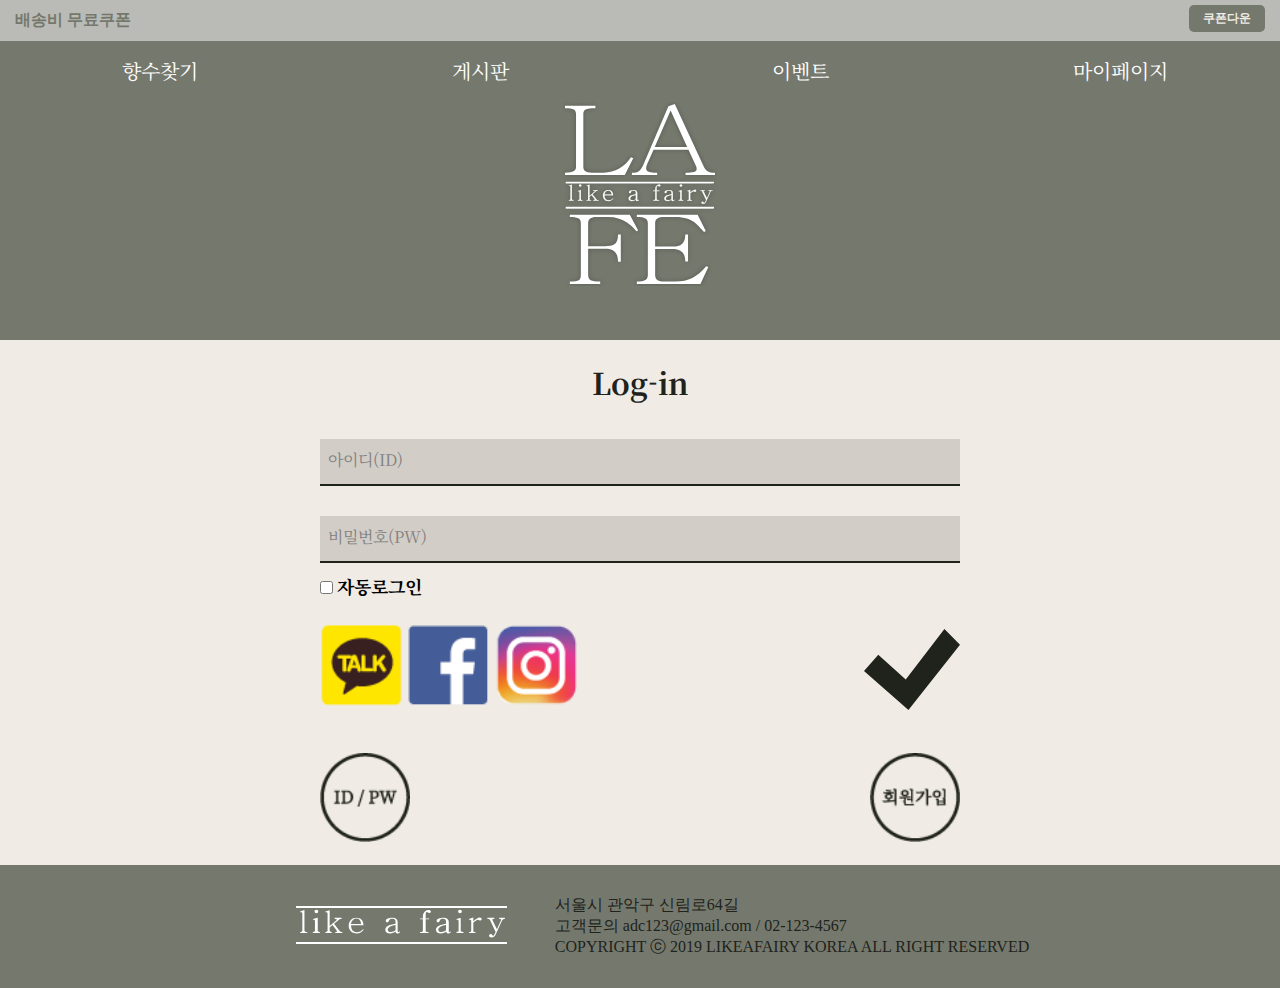
<file: login.html>
<!DOCTYPE html>
<html lang="ko">
<head>
    <meta charset="UTF-8">
    <meta name="viewport" content="width=device-width, initial-scale=1.0">
    <meta http-equiv="X-UA-Compatible" content="ie=edge">
    <meta property="og:description" content="당신이 찾던 그 향수를 찾아드립니다."/>
    <meta property="og:image" content="images/banner_main.jpg"/>
    <meta property="og:image:width" content="1200"/>
    <meta property="og:image:height" content="627"/>
    <title>LIKE A FAIRY</title>
    <!-- ====파비콘 -->
    <link rel="shortcut icon" href="images/favicon01.png">
    <link rel="apple-touch-icon-precomposed" href="images/favicon01.png">
    <!-- ====폰트 -->
    <link href="https://fonts.googleapis.com/css?family=Nanum+Gothic:400,700,800|Noto+Serif+KR:200,300,400,500,600,700,900&display=swap&subset=korean" rel="stylesheet">
    <!-- =====스크립트 -->
    <script src="js/jquery.min.js"></script>
    <script src="js/swiper.js"></script>
    <script src="js/modal_tgl_btn.js"></script>
    <!-- ====스타일 -->
    <link rel="stylesheet" href="css/reset.css">
    <link rel="stylesheet" href="css/login.css">
    
</head>
<body>
    <div id="wrap">
        <header class="header">
            <div class="header_top">
                <ul class="clearfix">
                    <li>배송비 무료쿠폰</li>
                    <li id="coupon_open">쿠폰다운</a></li>
                </ul>
            </div>
            <div class="header_bottom clearfix">
                
                    <ul id="header_menu" class="clearfix">
                        <li class="no_hover" id="close"><img src="images/logo.svg" alt="닫기"></li>
                        <li><a href="search.html">향수찾기</a></li>
                        <li><a href="mypage.html">게시판</a></li>
                        <li><a href="mypage.html">이벤트</a></li>
                        <li><a href="login.html">마이페이지</a></li>
                        <li class="no_hover"><img src="images/logo_title.svg" alt=""></li>      
                    </ul>
                <nav class="nav ">    
                    <ul id="tgl_btn">
                        <li>1</li>
                        <li>2</li>
                        <li>3</li>
                    </ul>
                </nav>
            </div>  
        </header>
        <section class="banner">
            <a href="index.html"><img src="images/logo_w.svg" alt="로고03"> </a>
        </section>
        <section class="login" class="clearfix">
            <div class="login_txt">
                <h2>Log-in</h2>
                <input id="id" type="text" placeholder="아이디(ID)">
                <input id="pw" type="password" placeholder="비밀번호(PW)" >
            </div>
            <div class="login_save">
                <input type="checkbox" id="auto_login">
                <label for="auto_login">자동로그인</label>
            </div>
            <div id="login_padding" class="clearfix">
                <div class="login_sns">
                    <a href="https://www.kakaocorp.com/"><img src="images/icon01.png" alt="카카오톡"></a>
                    <a href="https://ko-kr.facebook.com/"><img src="images/icon02.png" alt="페이스북"></a>
                    <a href="https://www.instagram.com/"><img src="images/icon03.png" alt="인스타그램"></a>
                </div>
                <div class="login_check" class="clearfix">
                    <a href="index.html"><img src="images/check.svg" alt="확인버튼"></a>
                </div>
            </div>
            <div class="login_btn" class="clearfix">
                <a href="#"><img src="images/id_pw.png" alt="아디패스워드찾기"></a>
                <a href="#"><img src="images/join.png" alt="회원가입"></a>
            </div>
        </section>
        <footer class="footer">
           <div>
                <a href="index.html">
                    <img src="images/logo_title_w.svg" alt="로고02">
                </a>
           </div>
           <div>
               <p>서울시 관악구 신림로64길<br>
            고객문의 adc123@gmail.com / 02-123-4567<br>
            COPYRIGHT ⓒ 2019 LIKEAFAIRY KOREA ALL RIGHT RESERVED</p>
        </p>
           </div>
        </footer>  
    </div>
    <!-- ====modal 시작==== -->
    <div class="container">
        <div class="modal">
           <div id="cou_d">쿠폰 다운 완료</div>
           <div id="cou_x">닫기</div>
        </div>
    </div>
    <!-- ====modal 끝==== -->
</body>
</html>
</file>
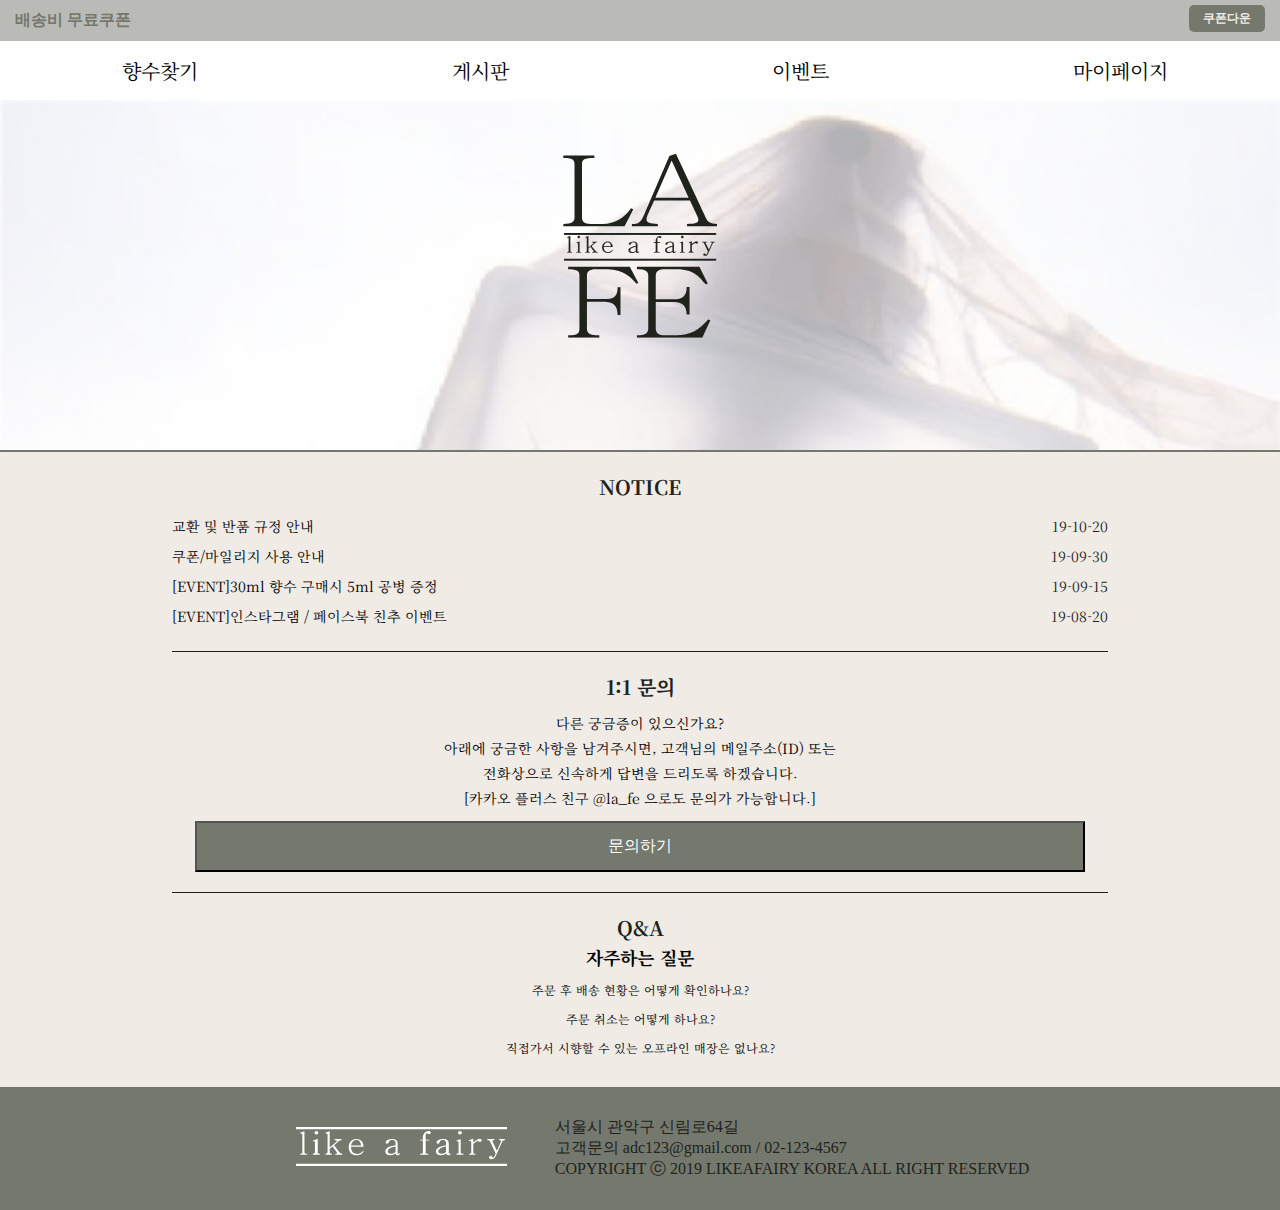
<file: mypage.html>
<!DOCTYPE html>
<html lang="ko">
<head>
    <meta charset="UTF-8">
    <meta name="viewport" content="width=device-width, initial-scale=1.0">
    <meta http-equiv="X-UA-Compatible" content="ie=edge">
    <meta property="og:description" content="당신이 찾던 그 향수를 찾아드립니다."/>
    <meta property="og:image" content="images/banner_main.jpg"/>
    <meta property="og:image:width" content="1200"/>
    <meta property="og:image:height" content="627"/>
    <title>LIKE A FAIRY</title>
    <!-- ====파비콘 -->
    <link rel="shortcut icon" href="images/favicon01.png">
    <link rel="apple-touch-icon-precomposed" href="images/favicon01.png">
    <!-- ====폰트 -->
    <link href="https://fonts.googleapis.com/css?family=Nanum+Gothic:400,700,800|Noto+Serif+KR:200,300,400,500,600,700,900&display=swap&subset=korean" rel="stylesheet">
    <!-- =====스크립트 -->
    <script src="js/jquery.min.js"></script>
    <script src="js/swiper.js"></script>
    <script src="js/modal_tgl_btn.js"></script>
    
    <!-- ====스타일 -->
    <link rel="stylesheet" href="css/reset.css">
    <link rel="stylesheet" href="css/mypage.css">
   
</head>
<body>
    <div id="wrap" class="clearfix">
        <header class="header">
            <div class="header_top">
                <ul class="clearfix">
                    <li>배송비 무료쿠폰</li>
                    <li id="coupon_open">쿠폰다운</a></li>
                </ul>
            </div>
            <div class="header_bottom">
                    
                    <ul id="header_menu" class="clearfix">
                        <li class="no_hover" id="close"><img src="images/logo.svg" alt="닫기"></li>
                        <li><a href="search.html">향수찾기</a></li>
                        <li><a href="mypage.html">게시판</a></li>
                        <li><a href="mypage.html">이벤트</a></li>
                        <li><a href="login.html">마이페이지</a></li>
                        <li class="no_hover"><img src="images/logo_title.svg" alt=""></li>
                    </ul>
                    <nav class="nav ">
                        <ul id="tgl_btn">
                            <li>1</li>
                            <li>2</li>
                            <li>3</li>
                        </ul>
                    </nav>
                 <div id="banner_resize">
                    <img src="images/banner05.jpg" alt="로고01">
        
                    <a href="index.html"><img src="images/logo.svg" alt="로고03"></a>
                </div>
            </div>
        </header>
        <section class="notice">
            <div>
                <h2>NOTICE</h2>
                <ul class="clearfix">
                    <li class="clearfix">
                        <p><a href="#">교환 및 반품 규정 안내</a></p>
                        <p>19-10-20</p>
                    </li>
                    <li class="clearfix">
                        <p><a href="#">쿠폰/마일리지 사용 안내</a></p>
                        <p>19-09-30</p>
                    </li>
                    <li class="clearfix">
                        <p><a href="#">[EVENT]30ml 향수 구매시 5ml 공병 증정</a></p>
                        <p>19-09-15</p>
                    </li>
                    <li class="clearfix">
                        <p><a href="#">[EVENT]인스타그램 / 페이스북 친추 이벤트</a></p>
                        <p>19-08-20</p>
                    </li>
                </ul>
            </div>
            <div>
                <h2>1:1 문의</h2>
                <p>다른 궁금증이 있으신가요?<br>아래에 궁금한 사항을 남겨주시면, 고객님의 메일주소(ID) 또는<br>전화상으로 신속하게 답변을 드리도록 하겠습니다.<br>[카카오 플러스 친구 @la_fe 으로도 문의가 가능합니다.]</p>
                <button>문의하기</button>
            </div>
            <div>
                <h2>Q&A</h2>
                <h3>자주하는 질문</h3>
                <p><a href="#">주문 후 배송 현황은 어떻게 확인하나요?</a></p>
                <p><a href="#">주문 취소는 어떻게 하나요?</a></p>
                <p><a href="#">직접가서 시향할 수 있는 오프라인 매장은 없나요?</a></p>
            </div>
        </section>  
        <footer class="footer">
           <div>
                <a href="index.html">
                    <img src="images/logo_title_w.svg" alt="로고02">
                </a>
           </div>
           <div>
               <p>서울시 관악구 신림로64길<br>
            고객문의 adc123@gmail.com / 02-123-4567<br>
            COPYRIGHT ⓒ 2019 LIKEAFAIRY KOREA ALL RIGHT RESERVED</p>
        </p>
           </div>
        </footer>  
    </div>
    <!-- ====modal 시작==== -->
    <div class="container">
            <div class="modal">
               <div id="cou_d">쿠폰 다운 완료</div>
               <div id="cou_x">닫기</div>
            </div>
        </div>
        <!-- ====modal 끝==== -->
</body>
</html>
</file>
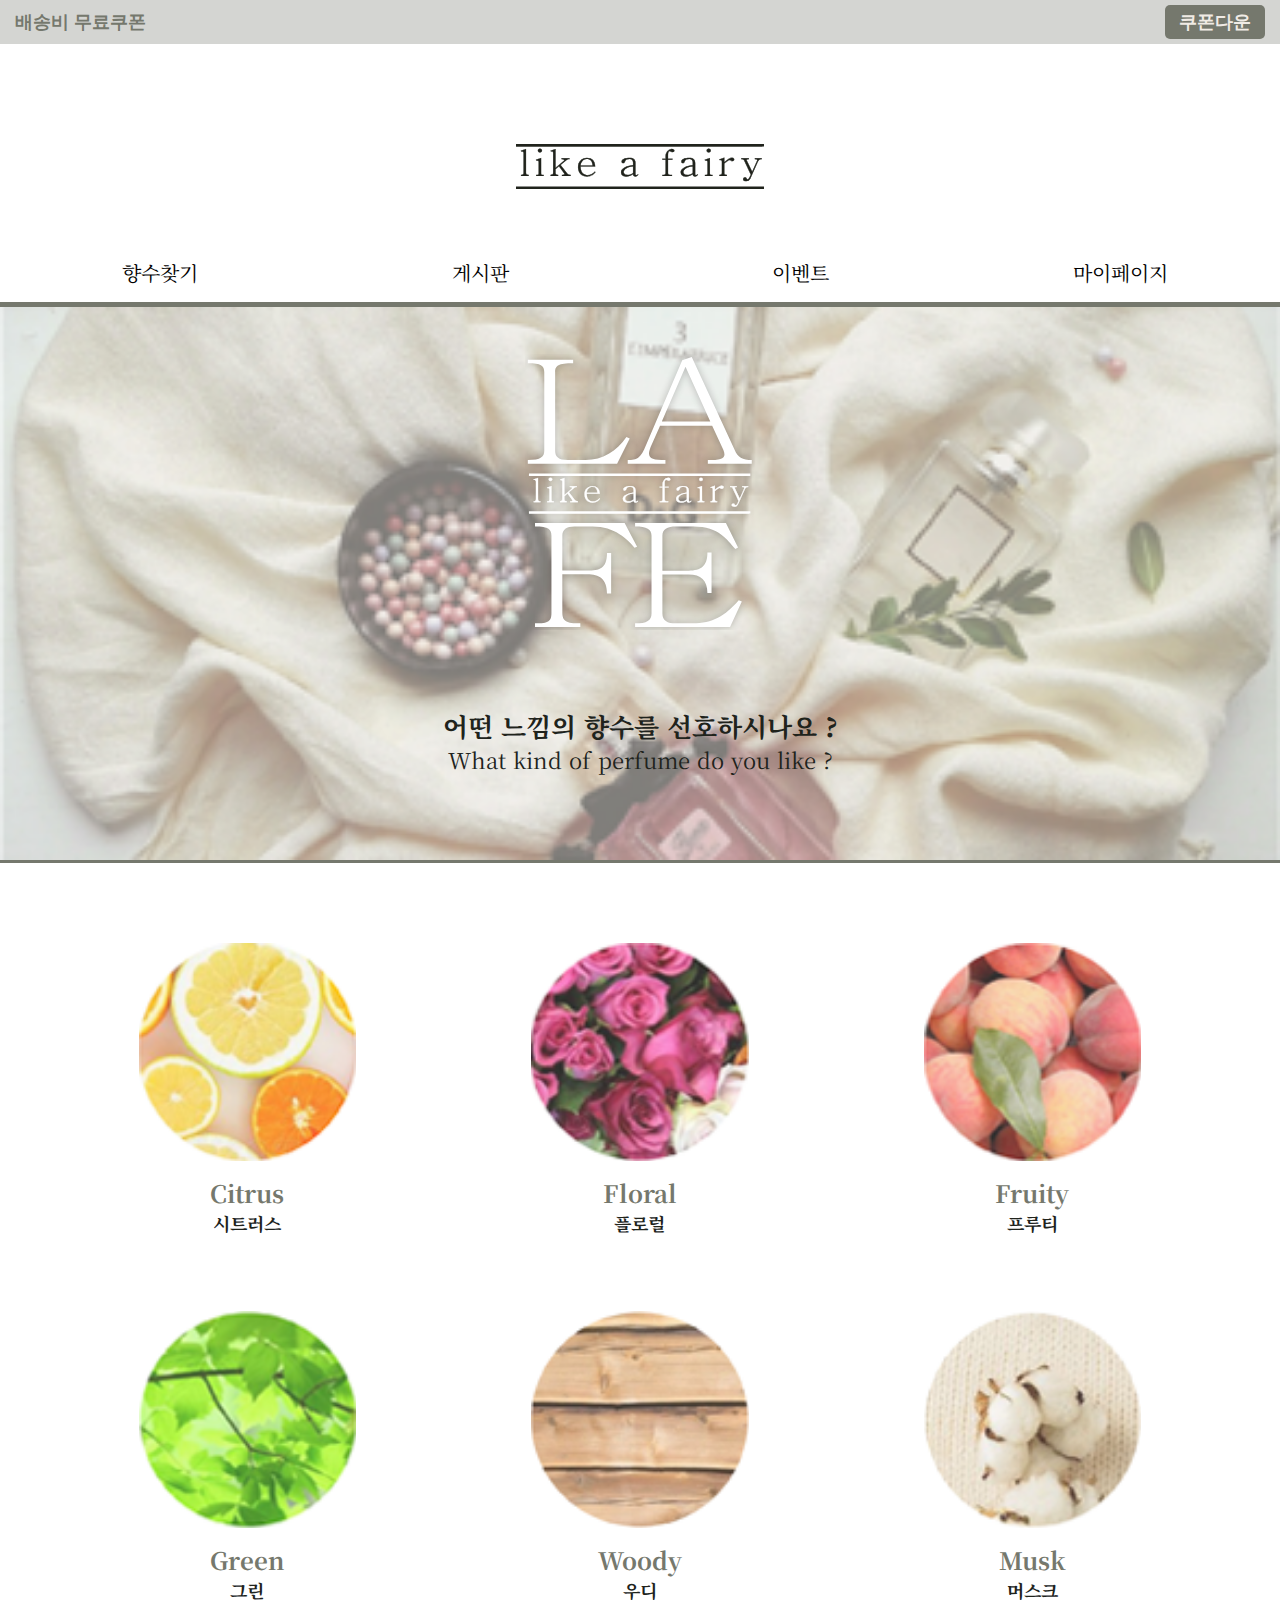
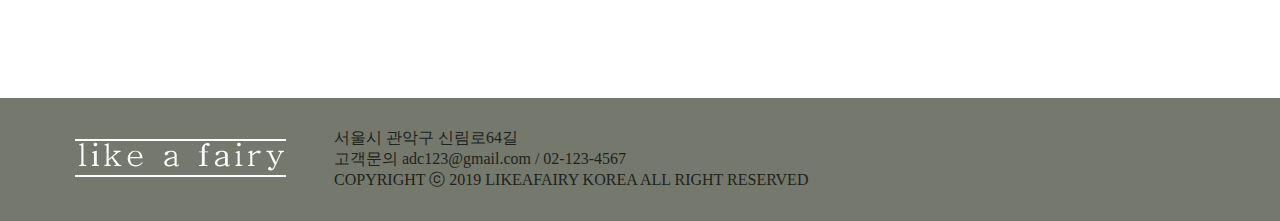
<file: search.html>
<!DOCTYPE html>
<html lang="ko">
<head>
    <meta charset="UTF-8">
    <meta name="viewport" content="width=device-width, initial-scale=1.0">
    <meta http-equiv="X-UA-Compatible" content="ie=edge">
    <meta property="og:description" content="당신이 찾던 그 향수를 찾아드립니다."/>
    <meta property="og:image" content="images/banner_main.jpg"/>
    <meta property="og:image:width" content="1200"/>
    <meta property="og:image:height" content="627"/>
    <title>LIKE A FAIRY</title>
    <!-- ====파비콘 -->
    <link rel="shortcut icon" href="images/favicon01.png">
    <link rel="apple-touch-icon-precomposed" href="images/favicon01.png">
    
    <!-- ====폰트 -->
    <link href="https://fonts.googleapis.com/css?family=Nanum+Gothic:400,700,800|Noto+Serif+KR:200,300,400,500,600,700,900&display=swap&subset=korean" rel="stylesheet">
    
    <!-- =====스크립트 -->
    <script src="js/jquery.min.js"></script>
    <script src="js/modal_tgl_btn_search.js"></script>
    <script src="js/search.js"></script>

    <!-- ====스타일 -->
    <link rel="stylesheet" href="css/reset.css">
    <link rel="stylesheet" href="css/swiper.css">
    <link rel="stylesheet" href="css/search.css">
    
</head>
<body>
    <div id="wrap" class="clearfix">
            <header class="header">
                <div class="header_top">
                    <ul class="clearfix">
                        <li class="notice_sns_txt">배송비 무료쿠폰</li>
                        <li class="notice_sns_txt" id="coupon_open">쿠폰다운</li>
                    </ul>
                </div>
                <div class="header_bottom clearfix">
                    <div class="logo"><a href="index.html"><img src="images/logo_title.svg" alt="로고"></a></div>
                    <ul id="header_menu" class="clearfix">
                        <li class="no_hover" id="close"><img src="images/logo.svg" alt="닫기"></li>
                        <li><a href="search.html">향수찾기</a></li>
                        <li><a href="mypage.html">게시판</a></li>
                        <li><a href="mypage.html">이벤트</a></li>
                        <li><a href="login.html">마이페이지</a></li>
                        <li class="no_hover"><img src="images/logo_title.svg" alt=""></li>
                    </ul>
                    <nav class="nav ">
                        <ul id="tgl_btn">
                            <li>1</li>
                            <li>2</li>
                            <li>3</li>
                        </ul>
                    </nav>
                </div>
            </header>
            <section class="banner">
        <div>
            <img id="banner02" src="images/search_banner.png" alt="배너사진">
        </div>
        <div>
            <img id="logo02" src="images/logo_w.svg" alt="로고">
            <div id="banner_txt">
                <p id="kr">어떤 느낌의 향수를 선호하시나요 ?</p>
                <p id="eng">What kind of perfume do you like ?</p>
            </div>
        </div>
        </section>
        <section class="perfume clearfix">
            <ul class="clearfix">
                <li class="clearfix">
                    <img id="modal_btn01" src="images/citrus.png" alt="시트러스">
                    <p class="name">Citrus</p>
                    <p class="kname">시트러스</p>
                </li>
                <li id="modal_btn02" class="clearfix">
                    <img src="images/floral.png" alt="플로럴">
                    <p class="name">Floral</p>
                    <p class="kname">플로럴</p>
                </li>
                <li id="modal_btn03" class="clearfix">
                    <img src="images/fruity.png" alt="프루티">
                    <p class="name">Fruity</p>
                    <p class="kname">프루티</p>
                </li>
                <li id="modal_btn04" class="clearfix">
                    <img src="images/green.png" alt="그린">
                    <p class="name">Green</p>
                    <p class="kname">그린</p>
                </li>
                <li id="modal_btn05" class="clearfix">
                    <img src="images/woody.png" alt="우디">
                    <p class="name">Woody</p>
                    <p class="kname">우디</p>
                </li>
                <li id="modal_btn06" class="clearfix">
                    <img src="images/musk.png" alt="머스크">
                    <p class="name">Musk</p>
                    <p class="kname">머스크</p>
                </li>            
            </ul>
        </section>

        <footer class="footer">
           <div>
                <a href="index.html">
                    <img src="images/logo_title_w.svg" alt="로고02">
                </a>
           </div>
           <div>
               <p>서울시 관악구 신림로64길<br>
                고객문의 adc123@gmail.com / 02-123-4567<br>
                COPYRIGHT ⓒ 2019 LIKEAFAIRY KOREA ALL RIGHT RESERVED</p>
           </div>
        </footer>
        <div id="container" class="container01">
            <div class="modal">
                <h2>CITRUS</h2>
                <p>레몬, 오렌지, 자몽같은 상큼한 감귤류향</p>
                <ul class="clearfix">
                    <li id="pf_img" class="clearfix">
                        <a href="#"><img src="images/pf01.png" alt="프레시"></a>
                    </li>
                    <li class="pf_txt clearfix">
                        <p class="pf_tit">프레쉬</p>
                        <p class="pf_name">Fresh Life Eau de Parfum</p>
                    </li>
                </ul>
                <ul class="clearfix">
                    <li id="pf_img" class="clearfix">
                        <a href="#"><img src="images/pf02.png" alt="조말론"></a>
                    </li>
                    <li class="pf_txt clearfix">
                        <p class="pf_tit">조말론</p>
                        <p class="pf_name">Lime Basil & Mandarin</p>
                    </li>
                </ul>
                <ul class="clearfix">
                    <li id="pf_img" class="clearfix">
                        <a href="#"><img src="images/pf03.png" alt="록시땅"></a>
                    </li>
                    <li class="pf_txt clearfix">
                        <p class="pf_tit">록시땅</p>
                        <p class="pf_name">Verveine Eau De Toilette</p>
                    </li>
                </ul>   
                <a href="#"><p>향수 더 알아보기</p></a>
                <h4 class="modal_close_btn"><img src="images/back.png" alt="뒤로가기"></h4>
            </div>
        </div>
        <div id="container" class="container02">
            <div class="modal">
                <h2>FLORAL</h2>
                <p>장미, 프리지아, 라일락, 자스민 같은 화사하고 부드러운 꽃 향</p>
                <ul class="clearfix">
                    <li id="pf_img" class="clearfix">
                        <a href="#"><img src="images/pf_floral01.png" alt="구찌"></a>
                    </li>
                    <li class="pf_txt clearfix">
                        <p class="pf_tit">구찌</p>
                        <p class="pf_name">Gucci Bloom Eau de Parfum</p>
                    </li>
                </ul>
                <ul class="clearfix">
                    <li id="pf_img" class="clearfix">
                        <a href="#"><img src="images/pf_floral02.png" alt="랑콤"></a>
                    </li>
                    <li class="pf_txt clearfix">
                        <p class="pf_tit">랑콤</p>
                        <p class="pf_name">Miracle Lancome</p>
                    </li>
                </ul>
                <ul class="clearfix">
                    <li id="pf_img" class="clearfix">
                        <a href="#"><img src="images/pf_floral03.png" alt="베라왕"></a>
                    </li>
                    <li class="pf_txt clearfix">
                        <p class="pf_tit">베라왕</p>
                        <p class="pf_name">Princess</p>
                    </li>
                </ul>   
                <a href="#"><p>향수 더 알아보기</p></a>
                <h4 class="modal_close_btn"><img src="images/back.png" alt="뒤로가기"></h4>
            </div>
        </div>
        <div id="container" class="container03">
            <div class="modal">
                <h2>FRUITY</h2>
                <p>사과, 복숭아, 딸기처럼 달콤하고 친근감을 더하는 과일 향</p>
                <ul class="clearfix">
                    <li id="pf_img" class="clearfix">
                        <a href="#"><img src="images/pf_fruity01.png" alt="페라가모"></a>
                    </li>
                    <li class="pf_txt clearfix">
                        <p class="pf_tit">페라가모</p>
                        <p class="pf_name">Incanto Charms</p>
                    </li>
                </ul>
                <ul class="clearfix">
                    <li id="pf_img" class="clearfix">
                        <a href="#"><img src="images/pf_fruity02.png" alt="모스키노"></a>
                    </li>
                    <li class="pf_txt clearfix">
                        <p class="pf_tit">모스키노</p>
                        <p class="pf_name">Pink Bouquet</p>
                    </li>
                </ul>
                <ul class="clearfix">
                    <li id="pf_img" class="clearfix">
                        <a href="#"><img src="images/pf_fruity03.png" alt="마크 제이콥스"></a>
                    </li>
                    <li class="pf_txt clearfix">
                        <p class="pf_tit">마크 제이콥스</p>
                        <p class="pf_name">Daisy Dream</p>
                    </li>
                </ul>   
                <a href="search.html"><p>향수 더 알아보기</p></a>
                <h4 class="modal_close_btn"><img src="images/back.png" alt="뒤로가기"></h4>
            </div>
        </div>
        <div id="container" class="container04">
            <div class="modal">
                <h2>GREEN</h2>
                <p>풀, 나뭇잎, 이끼를 연상시키게 하는 향</p>
                <ul class="clearfix">
                    <li id="pf_img" class="clearfix">
                        <a href="#"><img src="images/pf_green01.png" alt="샤넬"></a>
                    </li>
                    <li class="pf_txt clearfix">
                        <p class="pf_tit">샤넬</p>
                        <p class="pf_name">Chanel No. 19</p>
                    </li>
                </ul>
                <ul class="clearfix">
                    <li id="pf_img" class="clearfix">
                        <a href="#"><img src="images/pf_green02.png" alt="발망"></a>
                    </li>
                    <li class="pf_txt clearfix">
                        <p class="pf_tit">발망</p>
                        <p class="pf_name">Vent Vert</p>
                    </li>
                </ul>
                <ul class="clearfix">
                    <li id="pf_img" class="clearfix">
                        <a href="#"><img src="images/pf_green03.png" alt="겐조"></a>
                    </li>
                    <li class="pf_txt clearfix">
                        <p class="pf_tit">겐조</p>
                        <p class="pf_name">D'ete</p>
                    </li>
                </ul>   
                <a href="search.html"><p>향수 더 알아보기</p></a>
                <h4 class="modal_close_btn"><img src="images/back.png" alt="뒤로가기"></h4>
            </div>
        </div>
        <div id="container" class="container05">
            <div class="modal">
                <h2>WOODY</h2>
                <p>건조한 목재, 나무껍질, 나무뿌리에서 느껴지는 침착하고 깊은 향</p>
                <ul class="clearfix">
                    <li id="pf_img" class="clearfix">
                        <a href="#"><img src="images/pf_woody01.png" alt="디올"></a>
                    </li>
                    <li class="pf_txt clearfix">
                        <p class="pf_tit">디올</p>
                        <p class="pf_name">Fahrenheit Dior</p>
                    </li>
                </ul>
                <ul class="clearfix">
                    <li id="pf_img" class="clearfix">
                        <a href="#"><img src="images/pf_woody02.png" alt="겐조"></a>
                    </li>
                    <li class="pf_txt clearfix">
                        <p class="pf_tit">겐조</p>
                        <p class="pf_name">L'Eau Par Kenzo</p>
                    </li>
                </ul>
                <ul class="clearfix">
                    <li id="pf_img" class="clearfix">
                        <a href="#"><img src="images/pf_woody03.png" alt="겔랑"></a>
                    </li>
                    <li class="pf_txt clearfix">
                        <p class="pf_tit">겔랑</p>
                        <p class="pf_name">Heritage Guerlain</p>
                    </li>
                </ul>   
                <a href="search.html"><p>향수 더 알아보기</p></a>
                <h4 class="modal_close_btn"><img src="images/back.png" alt="뒤로가기"></h4>
            </div>
        </div>
        <div id="container" class="container06">
            <div class="modal">
                <h2>MUSK</h2>
                <p>모든 향을 부드럽게 감싸안는 관능적이고 따뜻한 향</p>
                <ul class="clearfix">
                    <li id="pf_img" class="clearfix">
                        <a href="#"><img src="images/pf_musk01.png" alt="더바디샵"></a>
                    </li>
                    <li class="pf_txt clearfix">
                        <p class="pf_tit">더바디샵</p>
                        <p class="pf_name">White Musk</p>
                    </li>
                </ul>
                <ul class="clearfix">
                    <li id="pf_img" class="clearfix">
                        <a href="#"><img src="images/pf_musk02.png" alt="불가리"></a>
                    </li>
                    <li class="pf_txt clearfix">
                        <p class="pf_tit">불가리</p>
                        <p class="pf_name">BVLGARI femme</p>
                    </li>
                </ul>
                <ul class="clearfix">
                    <li id="pf_img" class="clearfix">
                        <a href="#"><img src="images/pf_musk03.png" alt="키엘"></a>
                    </li>
                    <li class="pf_txt clearfix">
                        <p class="pf_tit">키엘</p>
                        <p class="pf_name">Original Musk</p>
                    </li>
                </ul>   
                <a href="search.html"><p>향수 더 알아보기</p></a>
                <h4 class="modal_close_btn"><img src="images/back.png" alt="뒤로가기"></h4>
            </div>
        </div>
    </div>   
</body>
<div class="container_07">
    <div class="modal_01">
        <div id="cou_d">쿠폰 다운 완료</div>
        <div id="cou_x">닫기</div>
    </div>
</div>
</html>
</file>
<file: css/login.css>
#wrap{position: relative;max-width: 1280px;margin: 0 auto;}
.header_top{background: #75786d;width: 100%; padding: 5px 15px;}
.header_top>ul>li:first-child{float: left;color: white;font-size:12px;font-weight: bold;padding: 5px 0;}
.header_top>ul>li:last-child{float: right;font-size:12px;font-weight: bold;background: #f0ebe5;border-radius: 5px;padding: 5px 14px;}

.header_bottom{padding:15px;background: #75786d;}
.header_bottom>.nav>#header_menu{display: none;}
.header_bottom>.nav>#tgl_btn{float: right;cursor: pointer;}
.header_bottom>.nav>#tgl_btn>li{height: 2px;width: 30px;background:#fff;margin: 8px 15px 8px 0px;text-indent: -99999px;}
.header_bottom>.nav>#tgl_btn>li:first-child{margin-top: 0;}
.header_bottom>.nav>#tgl_btn>li:last-child{margin-bottom: 0;}
.banner{background: #75786d;text-align: center;padding-bottom: 50px;}
.banner>a>img{width:24%;}
.header_bottom>#header_menu{font-family: 'Noto Serif KR', serif;position: fixed;right:-50%;top:0;text-align:center;background: white;width:50%;height: 100%;z-index: 10;transition: 0.5s;opacity:0;overflow-x:hidden;overflow:auto;}
.header_bottom>#header_menu>li{padding: 20px 10px;cursor: pointer;}
.header_bottom>#header_menu>li:hover{background: #75786d;}
.header_bottom>#header_menu>li:hover>a{color:#fff;}
.header_bottom>#header_menu>.no_hover:hover{background:none;cursor:auto;}
.header_bottom>#header_menu>li:first-child{border-bottom: 1px solid #75786d;padding-bottom:30px;margin-bottom: 20px;}
.header_bottom>#header_menu>li:first-child>img{width: 50%}
.header_bottom>#header_menu>li>a{font-size: 16px;font-weight: 400;}
.header_bottom>.nav>#tgl_btn{float: right;cursor: pointer;}
.header_bottom>#header_menu>li:last-child>img{width:80%;opacity: 0.5;}

.login{background:#f0ebe5;font-family: 'Noto Serif KR', serif;}
.login>.login_txt>h2{font-size:30px;font-weight:bolder;text-align: center;color:#20231c;padding:60px 0 35px;}
.login>.login_txt>input{display:block;width:50%;margin:15px auto;padding:10px 0;border:none;border-bottom:2px solid #20231c;background:#d2cdc7;}
.login>.login_txt>input::placeholder{font-size:12px;color:gray;padding:8px;font-family: 'Noto Serif KR', serif;}
.login>.login_txt>input#id{margin-top:0;}
.login>.login_txt>input#pw{margin-bottom:0;}
.login>.login_save{width:50%;margin-left:25%;padding:5px 0;}
.login>.login_save>label{font-size:14px;font-weight:bold;}
.login .login_sns{text-align:center;margin:15px 0;}
.login .login_sns>a{width:30px;height:30px;display: inline-block;}
.login .login_sns img{width:100%;}
.login .login_check{text-align:center;}
.login>.login_btn{width:50%;margin:0 auto;display: flex;justify-content: space-between;}
.login>.login_btn img{padding: 20px 0;}

footer.footer{background: #75786d;width: 100%;padding: 10px 0;}
footer.footer>div{text-align: center;}
footer.footer>div:last-child{padding-top:4px;}
footer.footer>div>a>img{width: 35%;}
footer.footer>div>p{font-size: 12px;color: #20231c;}  
 /* ==모달스타일 */
 .modal{width: 70%;background: rgba(255,255,255,0.7);position:absolute;top:50%;left:50%;transform:translate(-50%,-50%);z-index:1001;padding: 10px 0;border-radius: 10px;}
.modal>div{text-align: center;padding:10px 0;font-family: 'Noto Serif KR', serif;margin: 0 auto;}
.modal>div#cou_d{font-size: 1.5em;padding:20px 0;}  
.modal>div#cou_x{font-size: 1.1em;background:#75786d ;width: 40%;border-radius: 10px;color: #fff;}

@media(min-width:640px){
    .header_top{padding: 10px 30px;}
    .header_bottom{padding:0px;}
    .header_bottom>#header_menu>li>a{font-size: 18px;}
    .header_bottom>#header_menu>li:first-child>img{width: 30%;}
    .header_bottom>#header_menu>li:last-child>img{width:30%;}
    .header_bottom>.nav>#tgl_btn>li{height: 3px;width: 35px;margin: 10px 17px 10px 0px;}
    .header_bottom>.nav>#tgl_btn>li:first-child{margin-top: 10px;}
    .header_bottom>.nav>#tgl_btn>li:last-child{margin-bottom: 10px;}
    .header_top>ul>li:first-child{font-size:16px;}
    .header_top>ul>li:last-child>a{font-size:16px;}
    .banner{background: #75786d;text-align: center;padding-bottom: 20px;}
     .banner>a>img{width:20%;}
    .login>.login_save{margin:0 auto;width: 70%;text-align: left;padding: 10px 0;}
    .login>.login_txt>h2{font-size:40px;}
    .login>.login_txt>input{width:70%;margin:30px auto;padding:15px 0;}
    .login>.login_txt>input::placeholder{font-size:16px;}
    .login>.login_save>label{font-size:18px;}
    #login_padding{width: 70%;margin: 0 auto;}
    .login .login_sns{width:65%; float: left;text-align: left;}
    .login .login_sns>a{width:20%;display: inline-block;}
    .login .login_sns>a>img{width:100%;}
    .login .login_check{float: right;width: 15%;padding-bottom:0;margin: 20px 0;}
    .login .login_check>a>img{width:100%;}
    .login>.login_btn{width: 70%;}
    .login>.login_btn img{width: 15vw;}

    /* ==푸터스타일 */
    footer.footer{padding:20px;}

    /* ==모달스타일 */
    .modal{width: 50%;}
    .modal>div#cou_d{padding:20px 0;}
 }       

@media(min-width:960px){     
    /* ==토글 없애기 헤더*/
    #wrap{position: static;}
    .header_bottom{padding: 0px;border-bottom:2px solid #75786d;}
    .header_bottom>.logo{width: 100%;text-align: center;padding:20px;}  
    .header_bottom>.logo>a>img{width: 30%;margin:50px 10px 10px 10px;}
    .header_bottom>#header_menu{position: static; width:100%;transition: none;opacity: 1;transform: none;background:  none;}
    .header_bottom>#header_menu>li{float: left;width: 25%; padding:10px 0;cursor: pointer;}
    .header_bottom>#header_menu>li:hover{background: none;}
    .header_bottom>#header_menu>li:first-child>img{width: 30%;}
    .header_bottom>#header_menu>li>a{font-size: 20px;color:#fff;}
    .header_bottom>#header_menu>li.no_hover{display: none;}
    .header_bottom>.nav>#tgl_btn{display: none;}  
    
    .header_bottom{padding:0;}
    .banner{background: #75786d;text-align: center;padding-bottom: 50px;}
    .banner>a>img{width:12%;}
    .login>.login_txt>input{width:50%;margin:30px auto;}
    .login>.login_txt>h2{font-size:30px;padding:20px 0 35px;}
    .login>.login_save{width: 50%;}
    #login_padding{width: 50%;}
    .login>.login_btn{width: 50%;}
    .login>.login_btn img{width: 7vw;}
    

     /* //푸터스타일 */

    footer.footer{text-align: center;padding:30px;}
    footer.footer>div{ display: inline-block;vertical-align: middle;}
    footer.footer>div:last-child{padding-top:0px; text-align: left;}
    footer.footer>div>a>img{width:70%;}
    footer.footer>div>p{font-size:16px;}
    /* ==모달스타일 */
    .modal{width: 30%;}
    .modal>div#cou_d{padding:30px 0;}
    
}  
@media(min-width:1080px){
    .header_top{background: rgba(117, 120, 109,0.5);width: 100%; padding: 5px 15px;}
.header_top>ul>li:first-child{float: left;color: #75786d;font-weight: bold;padding: 5px 0;}
 .header_top>ul>li:last-child{float: right;font-weight: bold;background: #75786d;border-radius: 5px;padding: 5px 14px;color:#f0ebe5;cursor: pointer;}
 .header_bottom>.logo>a>img{width: 20%;margin:80px 10px 30px 10px;}
 .header_bottom>#header_menu>li{float: left;width: 25%; padding:15px 0;}
}
</file>
<file: css/mypage.css>
#wrap{position: relative;max-width: 1280px;margin: 0 auto;}
.header_top{background: #75786d;width: 100%; padding: 5px 15px;}
.header_top>ul>li:first-child{float: left;color: white;font-size:12px;font-weight: bold;padding: 5px 0;}
 .header_top>ul>li:last-child{float: right;color:#75786d;font-size:12px;font-weight: bold;background: #f0ebe5;border-radius: 5px;padding: 5px 14px;cursor: pointer;}
 .header_bottom{position: relative;}

 .header_bottom>.nav>#tgl_btn{position: absolute;top:0;right: 0; cursor: pointer;margin-top:18px ;}
 .header_bottom>.nav>#tgl_btn>li{height: 2px;width: 30px;background:#20231c;margin: 8px 15px 8px 0px;text-indent: -99999px;}
 .header_bottom>.nav>#tgl_btn>li:first-child{margin-top: 0;}
 .header_bottom>.nav>#tgl_btn>li:last-child{margin-bottom: 0;}
 .header_bottom>div{width: 100%;}
 .header_bottom>div>img:first-child{width: 100%;vertical-align: bottom;overflow: hidden;}
 .header_bottom>div>a>img:last-child{width: 30.4%;z-index: 9;position: absolute;left:50%;top:50%;transform: translate(-50%,-50%);}
 .header_bottom>#header_menu{font-family: 'Noto Serif KR', serif;position: fixed;right:-50%;top:0;text-align:center;background: white;width:50%;height: 100%;z-index: 10;transition: 0.5s;opacity:0;overflow-x:hidden;overflow:auto;}
 .header_bottom>#header_menu>li{padding: 20px 10px;cursor: pointer;}
 .header_bottom>#header_menu>li:hover{background: #75786d;}
 .header_bottom>#header_menu>li:hover>a{color:#fff;}
 .header_bottom>#header_menu>.no_hover:hover{background:none;cursor:auto;}
 .header_bottom>#header_menu>li:first-child{border-bottom: 1px solid #75786d;padding-bottom:30px;margin-bottom: 20px;}
 .header_bottom>#header_menu>li:first-child>img{width: 50%}
 .header_bottom>#header_menu>li>a{font-size: 16px;font-weight: 400;}
 .header_bottom>.nav>#tgl_btn{float: right;cursor: pointer;}
 .header_bottom>#header_menu>li:last-child>img{width:80%;opacity: 0.5;}
 .header_bottom>.nav>#tgl_btn>li{height: 2px;width: 30px;background:#20231c;margin: 8px 15px 8px 0px;text-indent: -99999px;}
 .header_bottom>.nav>#tgl_btn>li:first-child{margin-top: 5px;}
 .header_bottom>.nav>#tgl_btn>li:last-child{margin-bottom: 5px;}
 
 
 
 
 section{font-family: 'Noto Serif KR', serif;background: #f0ebe5;z-index: 10;}
 section.notice{margin: 0 auto;}
 section.notice>div{padding:20px 0;border-bottom: 1px solid #20231c;width:73.197%;margin: 0 auto;text-align: center;}
 section.notice>div:nth-child(2)>p{padding-bottom: 10px;}
 section.notice>div>button{width:95%;padding: 13px 0;background: #75786d;color: #fff;font-size: 14px;cursor: pointer;}
 section.notice>div:last-child{border-bottom: none;}
 section.notice>div>h2{font-size:16px;font-weight: bolder;color: #20231c;text-align: center;padding-bottom: 10px;}
 section.notice>div:last-child>h2{padding-bottom:2px;}
 section.notice>div>h3{font-size: 14px;font-weight: bolder;padding-bottom: 10px;}
 section.notice>div>p{font-size: 10px;line-height: 18px;}
 section.notice>div>ul>li{font-size: 12px;} 
 section.notice>div>ul>li>p{font-size: 10px;color: #20231c;}
 section.notice>div>ul>li>p:first-child{float: left;padding:5px 0;}
 section.notice>div>ul>li>p:last-child{float:right;padding:5px 0;}
/* ==푸터스타일 */
footer.footer{background: #75786d;width: 100%;padding: 10px;}
 footer.footer>div{text-align: center;}
 footer.footer>div:last-child{padding-top:4px;}
 footer.footer>div>a>img{width: 35%;}
 footer.footer>div>p{color: #20231c;font-size: 12;}
 /* ==모달스타일 */
 .modal{width: 70%;background: rgba(255,255,255,0.7);position:absolute;top:50%;left:50%;transform:translate(-50%,-50%);z-index:1001;padding: 10px 0;border-radius: 10px;}
 .modal>div{text-align: center;padding:10px 0;font-family: 'Noto Serif KR', serif;margin: 0 auto;}
 .modal>div#cou_d{font-size: 1.5em;padding:20px 0;}  
 .modal>div#cou_x{font-size: 1.1em;background:#75786d ;width: 40%;border-radius: 10px;color: #fff;}
 @media(min-width:640px){
     .header_top{padding: 10px 30px;}
     .header_top>ul>li:first-child{font-size:16px;}
     .header_top>ul>li:last-child>a{font-size:16px;}
     .header_bottom>#header_menu>li>a{font-size: 18px;}
     .header_bottom>#header_menu>li:first-child>img{width:30%;}
     .header_bottom>#header_menu>li:last-child>img{width:30%;}
     .header_bottom>.nav>#tgl_btn>li{height: 3px;width: 35px;margin: 10px 17px 10px 0px;}
     .header_bottom>.nav>#tgl_btn>li:first-child{margin-top: 10px;}
     .header_bottom>.nav>#tgl_btn>li:last-child{margin-bottom: 10px;}
     .header_bottom>.nav>#tgl_btn>li{height: 2px;width: 30px;background:#20231c;margin: 8px 15px 8px 0px;text-indent: -99999px;}
     .header_bottom>.nav>#tgl_btn>li:first-child{margin-top: 5px;}
     .header_bottom>.nav>#tgl_btn>li:last-child{margin-bottom: 5px;}
     /* .header_bottom>.nav>#tgl_btn{margin:25px 15px 0 0;}
     .header_bottom>.nav>#tgl_btn>li{height: 3px;width: 35px;margin: 10px 17px 10px 0px;} */

     section.notice>div>h2{font-size:20px;} 
     section.notice>div>h3{font-size: 18px;}
     section.notice>div>p{font-size: 14px;padding: 0 0 10px 0;}
     section.notice>div:nth-child(2)>p{line-height: 25px;}
     section.notice>div>button{font-size: 16px;}
     section.notice>div>ul>li>p{font-size: 14px;}
     section.notice>div>ul>li>p>a{font-size: 14px;}
     
     /* ==푸터스타일 */
     footer.footer{padding:20px;}

     /* ==모달스타일 */
     .modal{width: 50%;}
     .modal>div#cou_d{padding:20px 0;}
 
 }

 @media(min-width:960px){
 /* ==토글 없애기 헤더*/
 #wrap{position: static;}
 .header_bottom{padding: 0px;border-bottom:2px solid #75786d;}
 .header_bottom>.logo{width: 100%;text-align: center;padding:20px;}  
 .header_bottom>.logo>a>img{width: 30%;margin:50px 10px 10px 10px;}
 .header_bottom>#header_menu{position: static; width:100%;transition: none;opacity: 1;transform: none;}
 .header_bottom>#header_menu>li{float: left;width: 25%; padding:10px 0;cursor: pointer;}
 .header_bottom>#header_menu>li:hover{background: #75786d;}
 .header_bottom>#header_menu>li:hover>a{color:#fff;}
 .header_bottom>#header_menu>li>a{font-size: 20px;}
 .header_bottom>#header_menu>li.no_hover{display: none;}
 .header_bottom>.nav>#tgl_btn{display: none;}
     
     .header_bottom>div{overflow: hidden;}
     #banner_resize{height:350px;}
     .header_bottom>div>a>img:last-child{width: 12%;z-index: 100;position: absolute;left:50%;top:50%;transform: translate(-50%,-50%);}
      /* //푸터스타일 */

 footer.footer{text-align: center;padding:30px;}
 footer.footer>div{ display: inline-block;vertical-align: middle;}
 footer.footer>div:last-child{padding-top:0px; text-align: left;}
 footer.footer>div>a>img{width:70%;}
 footer.footer>div>p{font-size:16px;}
  /* ==모달스타일 */
  .modal{width: 30%;}
 .modal>div#cou_d{padding:30px 0;}
 }
 @media(min-width:1080px){
    .header_top{background: rgba(117, 120, 109,0.5);width: 100%; padding: 5px 15px;}
.header_top>ul>li:first-child{float: left;color: #75786d;font-weight: bold;padding: 5px 0;}
 .header_top>ul>li:last-child{float: right;font-weight: bold;background: #75786d;border-radius: 5px;padding: 5px 14px;color:#f0ebe5;cursor: pointer;}
 .header_bottom>.logo>a>img{width: 20%;margin:80px 10px 30px 10px;}
 .header_bottom>#header_menu>li{float: left;width: 25%; padding:15px 0;}
}
</file>
<file: css/search.css>
/* == 기본스타일(375px) */
    #wrap{position: relative;max-width: 1280px;margin: 0 auto;}
    .header_top{background: #75786d;width: 100%; padding: 5px 15px;}
    .header_top>ul>li:first-child{float: left;color: white;font-weight: bold;padding: 5px 0;}
    .header_top>ul>li:last-child{float: right;font-weight: bold;background: #f0ebe5;border-radius: 5px;padding: 5px 14px;color:#75786d;cursor: pointer;}
    .header_bottom{padding:15px;}
    .header_bottom>.logo{float: left;width: 43.73333333333333%;}  
    .header_bottom>.logo>a>img{width: 100%;margin-top:3px;}
    .header_bottom>#header_menu{font-family: 'Noto Serif KR', serif;position: fixed;right:-50%;top:0;text-align:center;background: white;width:50%;height: 100%;z-index: 10;transition: 0.5s;opacity:0;overflow-x:hidden;overflow:auto;}
    .header_bottom>#header_menu>li{padding: 20px 10px;cursor: pointer;}
    .header_bottom>#header_menu>li:hover{background: #75786d;}
    .header_bottom>#header_menu>li:hover>a{color:#fff;}
    .header_bottom>#header_menu>.no_hover:hover{background:none;cursor:auto;}
    .header_bottom>#header_menu>li:first-child{border-bottom: 1px solid #75786d;padding-bottom:30px;margin-bottom: 20px;}
    .header_bottom>#header_menu>li:first-child>img{width: 50%}
    .header_bottom>#header_menu>li>a{font-size: 16px;font-weight: 400;}
    .header_bottom>.nav>#tgl_btn{float: right;cursor: pointer;}
    .header_bottom>#header_menu>li:last-child>img{width:80%;opacity: 0.5;}
    .header_bottom>.nav>#tgl_btn>li{height: 2px;width: 30px;background:#20231c;margin: 8px 15px 8px 0px;text-indent: -99999px;}
    .header_bottom>.nav>#tgl_btn>li:first-child{margin-top: 5px;}
    .header_bottom>.nav>#tgl_btn>li:last-child{margin-bottom: 5px;}

    #banner{position: relative;}
    #banner img:first-child{width: 100%;height:300px;vertical-align: bottom;overflow: hidden;}
    #banner img:last-child{width: 30.4%;z-index: 9;position: absolute;left:50%;top:50%;transform: translate(-50%,-50%);}
    #banner>div:last-child{background: #20231c;text-align: center;padding: 5px 0;font-size:14px;}
    #banner>div:last-child>a{color: white;}

    section.banner{position:relative;}
    section.banner>div>img#banner02{width:100%;vertical-align:bottom;}
    section.banner>div{width:100%;}
    section.banner>div:first-child{border-top:2px solid #75786d;border-bottom:2px solid #75786d;}
    section.banner>div>img#logo02{width:16.8%;z-index:8;position:absolute;left: 50%;top: 19px;transform: translateX(-50%);}
    section.banner>div>#banner_txt{font-family: 'Noto Serif KR', serif;width:100%;text-align:center;position:absolute;left:50%;top:66.66666666666667%;transform: translateX(-50%);}
    section.banner>div>#banner_txt>p{color:#20231c;}
    section.banner>div>#banner_txt>p#kr{font-size:16px;font-weight:bold;}
    section.banner>div>#banner_txt>p#eng{font-size:12px;}
    section.perfume{text-align:center;}
    section.perfume>ul{padding:27px 5.333333333333333% 10px;}
    section.perfume>ul>li{width:50%;float:left;}
    section.perfume>ul>li>img{cursor: pointer;}
    section.perfume>ul>li>p.name{font-family: 'Noto Serif KR', serif;font-size:15px;font-weight:bold;color:#75786d;padding-top:5px;}
    section.perfume>ul>li>p.kname{font-family: 'Noto Serif KR', serif;font-size:12px;font-weight:bold;color:#20231c;padding-bottom:8px;}

    /* ==푸터스타일 */
    footer.footer{background: #75786d;width: 100%;padding: 10px;}
    footer.footer>div{text-align: center;}
    footer.footer>div:last-child{padding-top:4px;}
    footer.footer>div>a>img{width: 35%;}
    footer.footer>div>p{color: #20231c;font-size: 12;}
    /* ==모달스타일 */
    .modal_01{width: 70%;background: rgba(255,255,255,0.7);position: fixed;top:50%;left:50%;transform:translate(-50%,-50%);z-index:1003;padding: 10px 0;border-radius: 10px;}
    .modal_01>div{text-align: center;padding:10px 0;font-family: 'Noto Serif KR', serif;margin: 0 auto;}
    .modal_01>div#cou_d{font-size: 1.5em;padding:20px 0;}  
    .modal_01>div#cou_x{font-size: 1.1em;background:#75786d ;width: 40%;border-radius: 10px;color: #fff;}


    div#container{background:rgba(0,0,0,0.5);padding:40px 20px;position:fixed;left:0;top:0;z-index:1000;width:100%;height:100%;}
    div#container>.modal{font-family: 'Noto Serif KR', serif;position:fixed;top:50%;left:50%;transform:translate(-50%,-50%);z-index:1001;width:80%;background:#f0ebe5;text-align:center;padding:10px;border:2px solid #f0ebe5;border-radius:20px;}
    div#container>.modal>h2{font-size:20px;color:#20231c;}
    div#container>.modal>p{font-size:13px;color:#75786d;padding:20px 0;}
    div#container>.modal>a{width:100%;}
    div#container>.modal>a>p{color:crimson;font-style:italic;text-decoration:underline;padding:5px 0;}
    div#container>.modal>h4{float:left;width:20%;}
    div#container>.modal>h4>img{cursor:pointer;width:50%;float:left;margin-left:20%;}
    div#container>.modal>ul{margin:10px 0;}
    div#container>.modal>ul>li{float:left;}
    div#container>.modal>ul>li#pf_img{width:50%;}
    div#container>.modal>ul>li#pf_img>a>img{width:80%;}
    div#container>.modal>ul>li.pf_txt{padding-top:60px;width:50%;}
    div#container>.modal>ul>li.pf_txt>p.pf_tit{font-size:16px;font-weight:bold;color:#20231c;text-align:left;}
    div#container>.modal>ul>li.pf_txt>p.pf_name{font-size:13px;color:#75786d;text-align:left;}

@media(min-width:640px){
    .header_top{padding: 10px 30px;}
    .header_bottom{padding:30px;margin: 0;}
    .header_bottom>.logo>a>img{margin-top:3px;}
    .header_bottom>.nav>#tgl_btn{margin-top:0;}
    .header_bottom>#header_menu>li>a{font-size: 18px;}
    .header_bottom>#header_menu>li:first-child>img{width: 30%;}
    .header_bottom>#header_menu>li:last-child>img{width:60%;}
    .header_bottom>.nav>#tgl_btn>li{height: 3px;width: 35px;margin: 10px 17px 10px 0px;}
    .header_bottom>.nav>#tgl_btn>li:first-child{margin-top: 10px;}
    .header_bottom>.nav>#tgl_btn>li:last-child{margin-bottom: 10px;}
    

    section.banner>div>img#logo02{top:40px;}
    section.banner>div>#banner_txt{top:70%;}
    section.banner>div>#banner_txt>p#kr{font-size:20px;}
    section.banner>div>#banner_txt>p#eng{font-size:16px;}

    section.perfume>ul{padding:45px 13% 25px;}
    section.perfume>ul>li{width:50%;float:left;}
    section.perfume>ul>li>img{width:50%;}
    section.perfume>ul>li>p.name{font-size:16px;padding-top:8px;}
    section.perfume>ul>li>p.kname{font-size:14px;padding-bottom:12px;}

    div#container>.modal{width:85%;}
    div#container>.modal>h2{font-size:24px;color:#f0ebe5;background:#20231c;padding-top:5px;border-top-left-radius:20px;border-top-right-radius:20px;}
    div#container>.modal>p{font-size:14px;padding:10px 0 16px 0;color:#f0ebe5;background:#20231c;}
    div#container>.modal>ul{padding-top:5px;float:left;width:33.33%;}
    div#container>.modal>ul>li{float:none;}
    div#container>.modal>ul>li#pf_img{width:100%;}
    div#container>.modal>ul>li#pf_img>a{width:70%;display:block;margin:0 auto;}
    div#container>.modal>ul>li#pf_img>a>img{width:100%;}
    div#container>.modal>ul>li.pf_txt{width:100%;padding:0;}
    div#container>.modal>ul>li.pf_txt>p.pf_tit{font-size:14px;text-align:center;}
    div#container>.modal>ul>li.pf_txt>p.pf_name{font-size:12px;text-align:center;}
    div#container>.modal>a>p{font-size:14px;}
    div#container>.modal>h4>img{width:30%;margin-left:17%;margin-bottom:7%;}

    
    /* ==섹션스타일 */
    .notice_tit{font-size:18px;}
    .notice_sns_txt{font-size: 16px;}

    /* ==푸터스타일 */
    footer.footer{padding:20px;}

    /* ==모달스타일 */
    .modal_01{width: 50%;}
    .modal_01>div#cou_d{padding:20px 0;}
    }

@media(min-width:960px){
    /* ==토글 없애기 헤더*/
    #wrap{position: static;}
    .header_bottom{padding: 0px;border-bottom:2px solid #75786d;}
    .header_bottom>.logo{width: 100%;text-align: center;padding:20px;}  
    .header_bottom>.logo>a>img{width: 30%;margin:50px 10px 10px 10px;}
    .header_bottom>#header_menu{position: static; width:100%;transition: none;opacity: 1;transform: none;}
    .header_bottom>#header_menu>li{float: left;width: 25%; padding:10px 0;cursor: pointer;}
    .header_bottom>#header_menu>li:hover{background: #75786d;}
    .header_bottom>#header_menu>li:hover>a{color:#fff;}
    .header_bottom>#header_menu>li>a{font-size: 20px;}
    .header_bottom>#header_menu>li.no_hover{display: none;}
    .header_bottom>.nav>#tgl_btn{display: none;}

    section.banner>div:first-child{border-top:3px solid #75786d;border-bottom:3px solid #75786d;}
    section.banner>div>img#logo02{width:18%;top:50px;}
    section.banner>div>#banner_txt{top:72%;}
    section.banner>div>#banner_txt>p#kr{font-size:26px;}
    section.banner>div>#banner_txt>p#eng{font-size:22px;}

    section.perfume>ul{padding:50px 4%;}
    section.perfume>ul>li{width:33.33%;padding:30px 15px;}
    section.perfume>ul>li>img{width:60%;}
    section.perfume>ul>li>p.name{font-size:24px;padding-top:10px;}
    section.perfume>ul>li>p.kname{font-size:18px;padding-bottom:15px;}

    div#container>.modal{width:40%;}
    div#container>.modal>h2{font-size:35px;}
    div#container>.modal>p{font-size:20px;padding:12px 0 25px 0;}
    div#container>.modal>ul{width:33.33333333333333%;padding:25px 0 5px 0;float:left;}
    div#container>.modal>ul>li{float:none;width:80%;} 
    div#container>.modal>ul>li#pf_img{width:100%;}
    div#container>.modal>ul>li#pf_img>a>img{width:100%;}
    div#container>.modal>ul>li.pf_txt{width:100%;padding:20px 0;}
    div#container>.modal>ul>li.pf_txt>p.pf_tit{font-size:22px;width:100%;text-align:center;}
    div#container>.modal>ul>li.pf_txt>p.pf_name{font-size:16px;width:100%;text-align:center;}
    div#container>.modal>h4>img{width:40%;margin-left:16%;margin-bottom:8%;}
    div#container>.modal>a{width:100%;}
    div#container>.modal>a>p{font-size:18px;}
    
    /* ==섹션스타일 */
    .notice_tit{font-size:18px;padding-bottom: 20px;}
    .notice_sns_txt{font-size: 16px;}

    /* ==푸터스타일 */
    footer.footer{text-align: center;padding:30px;}
    footer.footer>div{ display: inline-block;vertical-align: middle;}
    footer.footer>div:last-child{padding-top:0px; text-align: left;}
    footer.footer>div>a>img{width:70%;}
    footer.footer>div>p{font-size:16px;}
    /* ==모달스타일 */
    .modal_01{width: 30%;}
    .modal_01>div#cou_d{padding:30px 0;}
    /* ==모달스타일 */
    .modal_01{width: 25%;}

}
@media(min-width: 1080px){
    /* ==헤더스타일 */
    .header_top{background: #75786d4f;width: 100%; padding: 5px 15px;}
    .header_top>ul>li:first-child{float: left;color: #75786d;font-weight: bold;padding: 5px 0;}
    .header_top>ul>li:last-child{float: right;font-weight: bold;background: #75786d;border-radius: 5px;padding: 5px 14px;color:#f0ebe5;cursor: pointer;}
    .header_bottom>.logo>a>img{width: 20%;margin:80px 10px 30px 10px;}
    .header_bottom>#header_menu>li{float: left;width: 25%; padding:15px 0;}
    /* ==섹션스타일 */
    .notice_tit{font-size:20px;padding-bottom: 20px;}
    .notice_sns_txt{font-size: 18px;}

    /* ==푸터 */
    footer.footer{text-align: left;}
    /* ==모달스타일 */
    .modal_01{width: 25%;}
}
</file>
